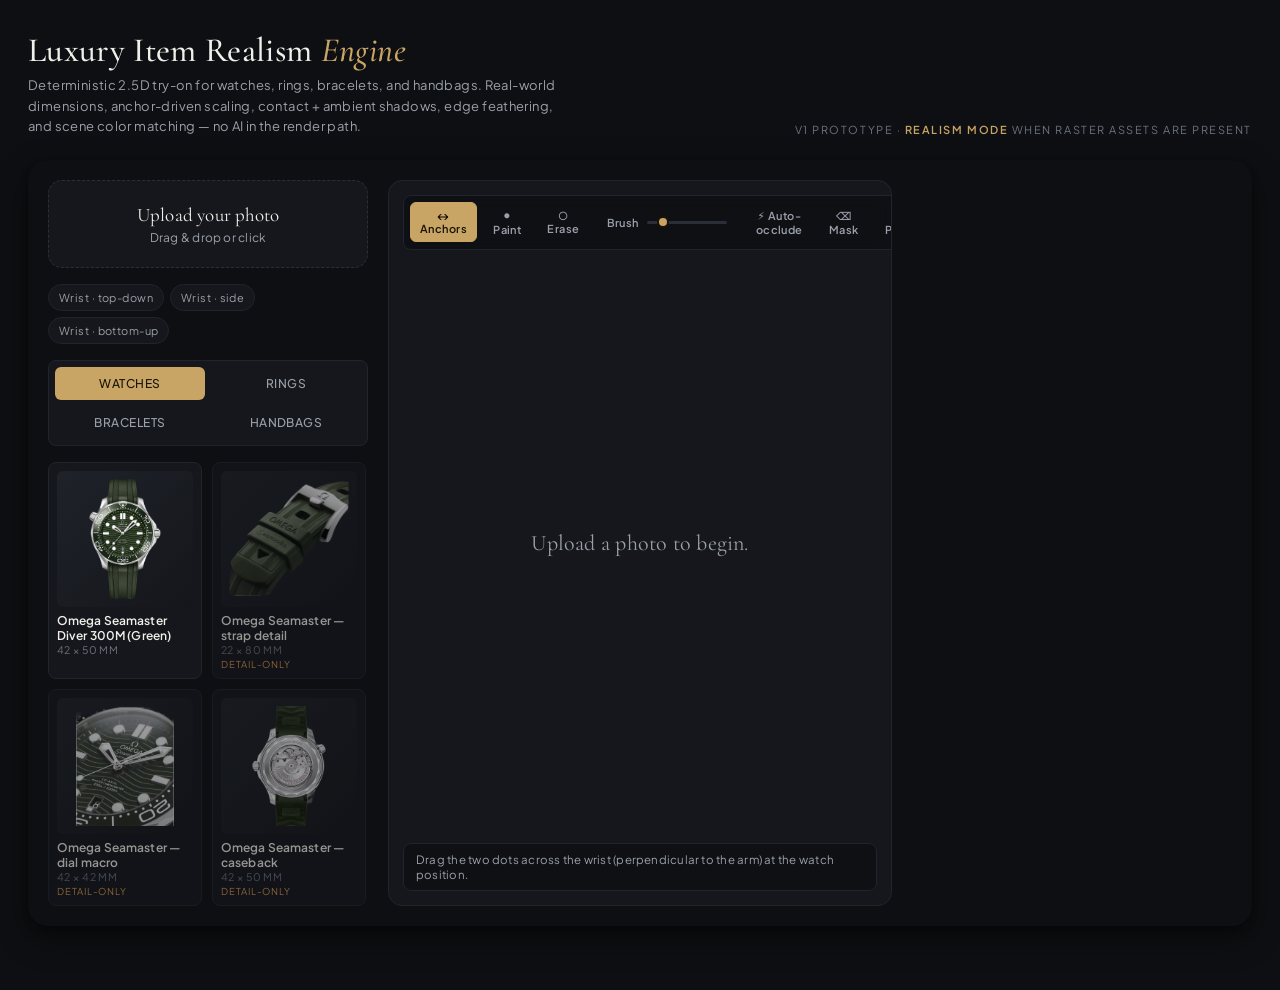
<file: luxuryitemrealismengine/index.html>
<!doctype html>
<html lang="en">
<head>
  <meta charset="utf-8"/>
  <meta name="viewport" content="width=device-width,initial-scale=1"/>
  <title>Luxury Item Realism Engine — V1 Prototype</title>
  <link rel="preconnect" href="https://fonts.googleapis.com"/>
  <link rel="preconnect" href="https://fonts.gstatic.com" crossorigin/>
  <link href="https://fonts.googleapis.com/css2?family=Cormorant+Garamond:wght@400;500;600&family=Plus+Jakarta+Sans:wght@400;500;600;700&display=swap" rel="stylesheet"/>
  <link rel="stylesheet" href="./styles/widget.css"/>
  <style>
    body {
      margin: 0;
      background: #0a0b0e;
      color: #f1efe9;
      font-family: "Plus Jakarta Sans", system-ui, sans-serif;
      min-height: 100vh;
    }
    .page {
      max-width: 1480px;
      margin: 0 auto;
      padding: 32px 28px 64px;
    }
    .page-header {
      display: flex;
      justify-content: space-between;
      align-items: flex-end;
      margin-bottom: 24px;
      gap: 24px;
      flex-wrap: wrap;
    }
    .page-title {
      font-family: "Cormorant Garamond", Georgia, serif;
      font-size: 34px;
      font-weight: 500;
      letter-spacing: 0.01em;
      line-height: 1.1;
    }
    .page-title .accent { color: #c8a564; font-style: italic; }
    .page-sub {
      font-size: 13px;
      color: #9aa0aa;
      letter-spacing: 0.03em;
      max-width: 540px;
      line-height: 1.55;
      margin-top: 6px;
    }
    .page-meta {
      font-size: 11px;
      letter-spacing: 0.14em;
      text-transform: uppercase;
      color: #6b7280;
    }
    .page-meta b { color: #c8a564; font-weight: 600; }
  </style>
</head>
<body class="lire-host">
  <div class="page">
    <header class="page-header">
      <div>
        <div class="page-title">Luxury Item Realism <span class="accent">Engine</span></div>
        <div class="page-sub">Deterministic 2.5D try-on for watches, rings, bracelets, and handbags. Real-world dimensions, anchor-driven scaling, contact + ambient shadows, edge feathering, and scene color matching — no AI in the render path.</div>
      </div>
      <div class="page-meta">V1 Prototype · <b>Realism mode</b> when raster assets are present</div>
    </header>
    <div id="lire-mount"></div>
  </div>

  <script type="module">
    import { mountLuxuryTryOn } from "./src/embed.js";
    mountLuxuryTryOn(document.getElementById("lire-mount"));
  </script>
</body>
</html>
</file>
<file: luxuryitemrealismengine/styles/widget.css>
/* Luxury Item Realism Engine — V1 widget styles.
   Premium-leaning palette: ink, parchment, brushed steel, brass accent. */

:root {
  --lire-bg: #0e0f12;
  --lire-surface: #15171c;
  --lire-surface-soft: #1c1f26;
  --lire-border: #2a2e38;
  --lire-border-soft: #20242c;
  --lire-text: #f1efe9;
  --lire-text-dim: #9aa0aa;
  --lire-text-faint: #6b7280;
  --lire-accent: #c8a564;          /* brass */
  --lire-accent-soft: #2a2418;
  --lire-good: #5fb088;
  --lire-warn: #d99a4d;
  --lire-radius: 14px;
  --lire-radius-sm: 8px;
  --lire-shadow: 0 12px 32px rgba(0,0,0,0.45), 0 2px 6px rgba(0,0,0,0.35);
  --lire-font: "Plus Jakarta Sans", -apple-system, BlinkMacSystemFont, system-ui, sans-serif;
  --lire-serif: "Cormorant Garamond", Georgia, serif;
}

.lire-host * { box-sizing: border-box; }
.lire-host [hidden] { display: none !important; }

.lire-host {
  font-family: var(--lire-font);
  color: var(--lire-text);
  background: var(--lire-bg);
}

.lire-widget {
  display: grid;
  grid-template-columns: 320px 1fr 320px;
  gap: 20px;
  padding: 20px;
  min-height: 720px;
  background: var(--lire-bg);
  border-radius: 20px;
  box-shadow: var(--lire-shadow);
}

@media (max-width: 1100px) {
  .lire-widget { grid-template-columns: 1fr; }
}

/* ---------- Side: upload + tabs + product grid ---------- */

.lire-side {
  display: flex;
  flex-direction: column;
  gap: 16px;
  min-width: 0;
}

.lire-upload {
  border: 1.5px dashed var(--lire-border);
  border-radius: var(--lire-radius);
  background: var(--lire-surface);
  padding: 22px 16px;
  text-align: center;
  cursor: pointer;
  transition: border-color 0.18s ease, background 0.18s ease, transform 0.18s ease;
}
.lire-upload:hover { border-color: var(--lire-accent); background: var(--lire-surface-soft); }
.lire-upload.is-drop { border-color: var(--lire-accent); background: var(--lire-accent-soft); transform: scale(1.01); }

.lire-upload-title {
  font-family: var(--lire-serif);
  font-size: 19px;
  letter-spacing: 0.01em;
  margin-bottom: 4px;
}
.lire-upload-sub {
  font-size: 12px;
  color: var(--lire-text-dim);
  letter-spacing: 0.02em;
}

.lire-tabs {
  display: grid;
  grid-template-columns: repeat(2, 1fr);
  gap: 6px;
  background: var(--lire-surface);
  padding: 6px;
  border-radius: var(--lire-radius-sm);
  border: 1px solid var(--lire-border-soft);
}
.tab {
  background: transparent;
  border: none;
  color: var(--lire-text-dim);
  font: inherit;
  font-size: 12px;
  font-weight: 500;
  letter-spacing: 0.04em;
  text-transform: uppercase;
  padding: 9px 10px;
  border-radius: 6px;
  cursor: pointer;
  transition: background 0.15s ease, color 0.15s ease;
}
.tab:hover { color: var(--lire-text); }
.tab.is-active {
  background: var(--lire-accent);
  color: #1a1408;
}

.lire-products {
  display: grid;
  grid-template-columns: 1fr 1fr;
  gap: 10px;
  overflow-y: auto;
  padding-right: 2px;
}

.product-card {
  background: var(--lire-surface);
  border: 1px solid var(--lire-border-soft);
  border-radius: var(--lire-radius-sm);
  padding: 8px;
  text-align: left;
  cursor: pointer;
  transition: border-color 0.15s ease, transform 0.15s ease, background 0.15s ease;
  font: inherit;
  color: var(--lire-text);
  display: flex;
  flex-direction: column;
  gap: 6px;
}
.product-card:hover { border-color: var(--lire-accent); transform: translateY(-1px); }
.product-card.is-active {
  border-color: var(--lire-accent);
  background: var(--lire-surface-soft);
  box-shadow: inset 0 0 0 1px var(--lire-accent);
}

.product-card-thumb {
  background: linear-gradient(135deg, #1f2229 0%, #14161b 100%);
  border-radius: 6px;
  aspect-ratio: 1 / 1;
  display: flex;
  align-items: center;
  justify-content: center;
  overflow: hidden;
}
.product-card-thumb img,
.product-card-thumb .thumb-placeholder svg {
  max-width: 88%;
  max-height: 88%;
  width: auto;
  height: auto;
}
.thumb-placeholder { width: 100%; height: 100%; display: flex; align-items: center; justify-content: center; opacity: 0.85; }

.product-card-name {
  font-size: 12px;
  font-weight: 600;
  letter-spacing: 0.01em;
  line-height: 1.25;
}
.product-card-dim {
  font-size: 10.5px;
  color: var(--lire-text-faint);
  letter-spacing: 0.04em;
  text-transform: uppercase;
}

/* ---------- Main stage ---------- */

.lire-main {
  position: relative;
  background: var(--lire-surface);
  border-radius: var(--lire-radius);
  border: 1px solid var(--lire-border-soft);
  display: flex;
  align-items: center;
  justify-content: center;
  overflow: hidden;
  min-height: 540px;
}
.lire-main canvas {
  display: block;
  max-width: 100%;
  max-height: 78vh;
  height: auto;
  width: auto;
  cursor: grab;
}
.lire-main canvas:active { cursor: grabbing; }

.lire-empty {
  position: absolute;
  inset: 0;
  display: flex;
  align-items: center;
  justify-content: center;
  color: var(--lire-text-dim);
  font-family: var(--lire-serif);
  font-size: 22px;
  letter-spacing: 0.01em;
  pointer-events: none;
}

.lire-hint {
  position: absolute;
  left: 14px;
  bottom: 14px;
  right: 14px;
  font-size: 11.5px;
  color: var(--lire-text-dim);
  background: rgba(14, 15, 18, 0.7);
  backdrop-filter: blur(6px);
  padding: 8px 12px;
  border-radius: 8px;
  border: 1px solid var(--lire-border-soft);
  letter-spacing: 0.02em;
}

.lire-asset-badge {
  position: absolute;
  top: 14px;
  right: 14px;
  font-size: 10.5px;
  letter-spacing: 0.08em;
  text-transform: uppercase;
  padding: 6px 10px;
  border-radius: 999px;
  font-weight: 600;
}
.asset-badge.realism {
  background: rgba(95, 176, 136, 0.15);
  color: var(--lire-good);
  border: 1px solid rgba(95, 176, 136, 0.45);
}
.asset-badge.fallback {
  background: rgba(217, 154, 77, 0.15);
  color: var(--lire-warn);
  border: 1px solid rgba(217, 154, 77, 0.45);
}

/* ---------- Controls pane ---------- */

.lire-controls-pane {
  display: flex;
  flex-direction: column;
  gap: 14px;
  min-width: 0;
}

.lire-product-meta {
  background: var(--lire-surface);
  border: 1px solid var(--lire-border-soft);
  border-radius: var(--lire-radius);
  padding: 14px 16px;
  display: flex;
  flex-direction: column;
  gap: 8px;
}
.meta-row {
  display: flex;
  justify-content: space-between;
  gap: 12px;
  font-size: 12px;
  line-height: 1.4;
}
.meta-label {
  color: var(--lire-text-dim);
  letter-spacing: 0.06em;
  text-transform: uppercase;
  font-size: 10.5px;
  font-weight: 600;
}
.meta-row span:last-child { color: var(--lire-text); text-align: right; }

.lire-controls {
  background: var(--lire-surface);
  border: 1px solid var(--lire-border-soft);
  border-radius: var(--lire-radius);
  padding: 14px;
  display: flex;
  flex-direction: column;
  gap: 12px;
  overflow-y: auto;
  max-height: 60vh;
}

.control { display: flex; flex-direction: column; gap: 6px; }
.control-label {
  display: flex;
  justify-content: space-between;
  align-items: center;
  font-size: 11px;
  color: var(--lire-text-dim);
  letter-spacing: 0.04em;
  text-transform: uppercase;
  font-weight: 600;
}
.control-value { color: var(--lire-accent); font-variant-numeric: tabular-nums; }

.control input[type="range"] {
  -webkit-appearance: none;
  appearance: none;
  width: 100%;
  height: 4px;
  background: var(--lire-border);
  border-radius: 2px;
  outline: none;
}
.control input[type="range"]::-webkit-slider-thumb {
  -webkit-appearance: none;
  appearance: none;
  width: 14px;
  height: 14px;
  border-radius: 50%;
  background: var(--lire-accent);
  cursor: pointer;
  border: 2px solid #1a1408;
  box-shadow: 0 1px 4px rgba(0,0,0,0.4);
}
.control input[type="range"]::-moz-range-thumb {
  width: 14px;
  height: 14px;
  border-radius: 50%;
  background: var(--lire-accent);
  cursor: pointer;
  border: 2px solid #1a1408;
}

.lire-actions {
  display: flex;
  gap: 8px;
}
.lire-actions button {
  flex: 1;
  background: var(--lire-surface);
  color: var(--lire-text);
  border: 1px solid var(--lire-border);
  border-radius: var(--lire-radius-sm);
  padding: 10px 14px;
  font: inherit;
  font-size: 12px;
  font-weight: 600;
  letter-spacing: 0.06em;
  text-transform: uppercase;
  cursor: pointer;
  transition: border-color 0.15s ease, background 0.15s ease;
}
.lire-actions button:hover { border-color: var(--lire-accent); }
.lire-actions button.primary {
  background: var(--lire-accent);
  color: #1a1408;
  border-color: var(--lire-accent);
}
.lire-actions button.primary:hover { background: #d6b478; }

/* ---------- Sample-photo pills ---------- */
.lire-samples {
  display: flex;
  flex-wrap: wrap;
  gap: 6px;
}
.sample-pill {
  background: var(--lire-surface);
  border: 1px solid var(--lire-border-soft);
  border-radius: 999px;
  color: var(--lire-text-dim);
  font: inherit;
  font-size: 11px;
  letter-spacing: 0.04em;
  padding: 6px 10px;
  cursor: pointer;
  transition: border-color 0.15s ease, color 0.15s ease, background 0.15s ease;
}
.sample-pill:hover { border-color: var(--lire-accent); color: var(--lire-text); }

/* ---------- Tools strip ---------- */
.lire-tools {
  position: absolute;
  top: 14px;
  left: 14px;
  display: flex;
  gap: 6px;
  background: rgba(14, 15, 18, 0.78);
  backdrop-filter: blur(6px);
  border: 1px solid var(--lire-border-soft);
  border-radius: var(--lire-radius-sm);
  padding: 6px;
  align-items: center;
  transition: opacity 0.15s ease;
}
.lire-tools .tool {
  background: transparent;
  border: 1px solid transparent;
  color: var(--lire-text-dim);
  font: inherit;
  font-size: 11px;
  font-weight: 600;
  letter-spacing: 0.04em;
  padding: 6px 9px;
  border-radius: 6px;
  cursor: pointer;
  transition: all 0.15s ease;
  display: flex;
  align-items: center;
  gap: 6px;
}
.lire-tools .tool:hover { color: var(--lire-text); border-color: var(--lire-border); }
.lire-tools .tool.is-active {
  background: var(--lire-accent);
  color: #1a1408;
  border-color: var(--lire-accent);
}
.lire-tools .tool.brush {
  display: flex;
  flex-direction: row;
  align-items: center;
  gap: 6px;
  padding: 4px 10px;
}
.lire-tools .tool.brush input[type=range] {
  width: 80px;
  height: 3px;
  background: var(--lire-border);
  -webkit-appearance: none;
  appearance: none;
  border-radius: 2px;
}
.lire-tools .tool.brush input[type=range]::-webkit-slider-thumb {
  -webkit-appearance: none; appearance: none;
  width: 12px; height: 12px; border-radius: 50%;
  background: var(--lire-accent); border: 2px solid #1a1408; cursor: pointer;
}
.lire-tools .tool.preview-toggle.is-active {
  background: #2a2418;
  color: var(--lire-accent);
  border-color: var(--lire-accent);
}

/* Detail-only product cards get a subtle dim treatment */
.product-card.is-detail { opacity: 0.6; }
.product-card-flag {
  font-size: 9.5px;
  letter-spacing: 0.08em;
  text-transform: uppercase;
  color: var(--lire-warn);
  margin-top: 2px;
}
</file>
